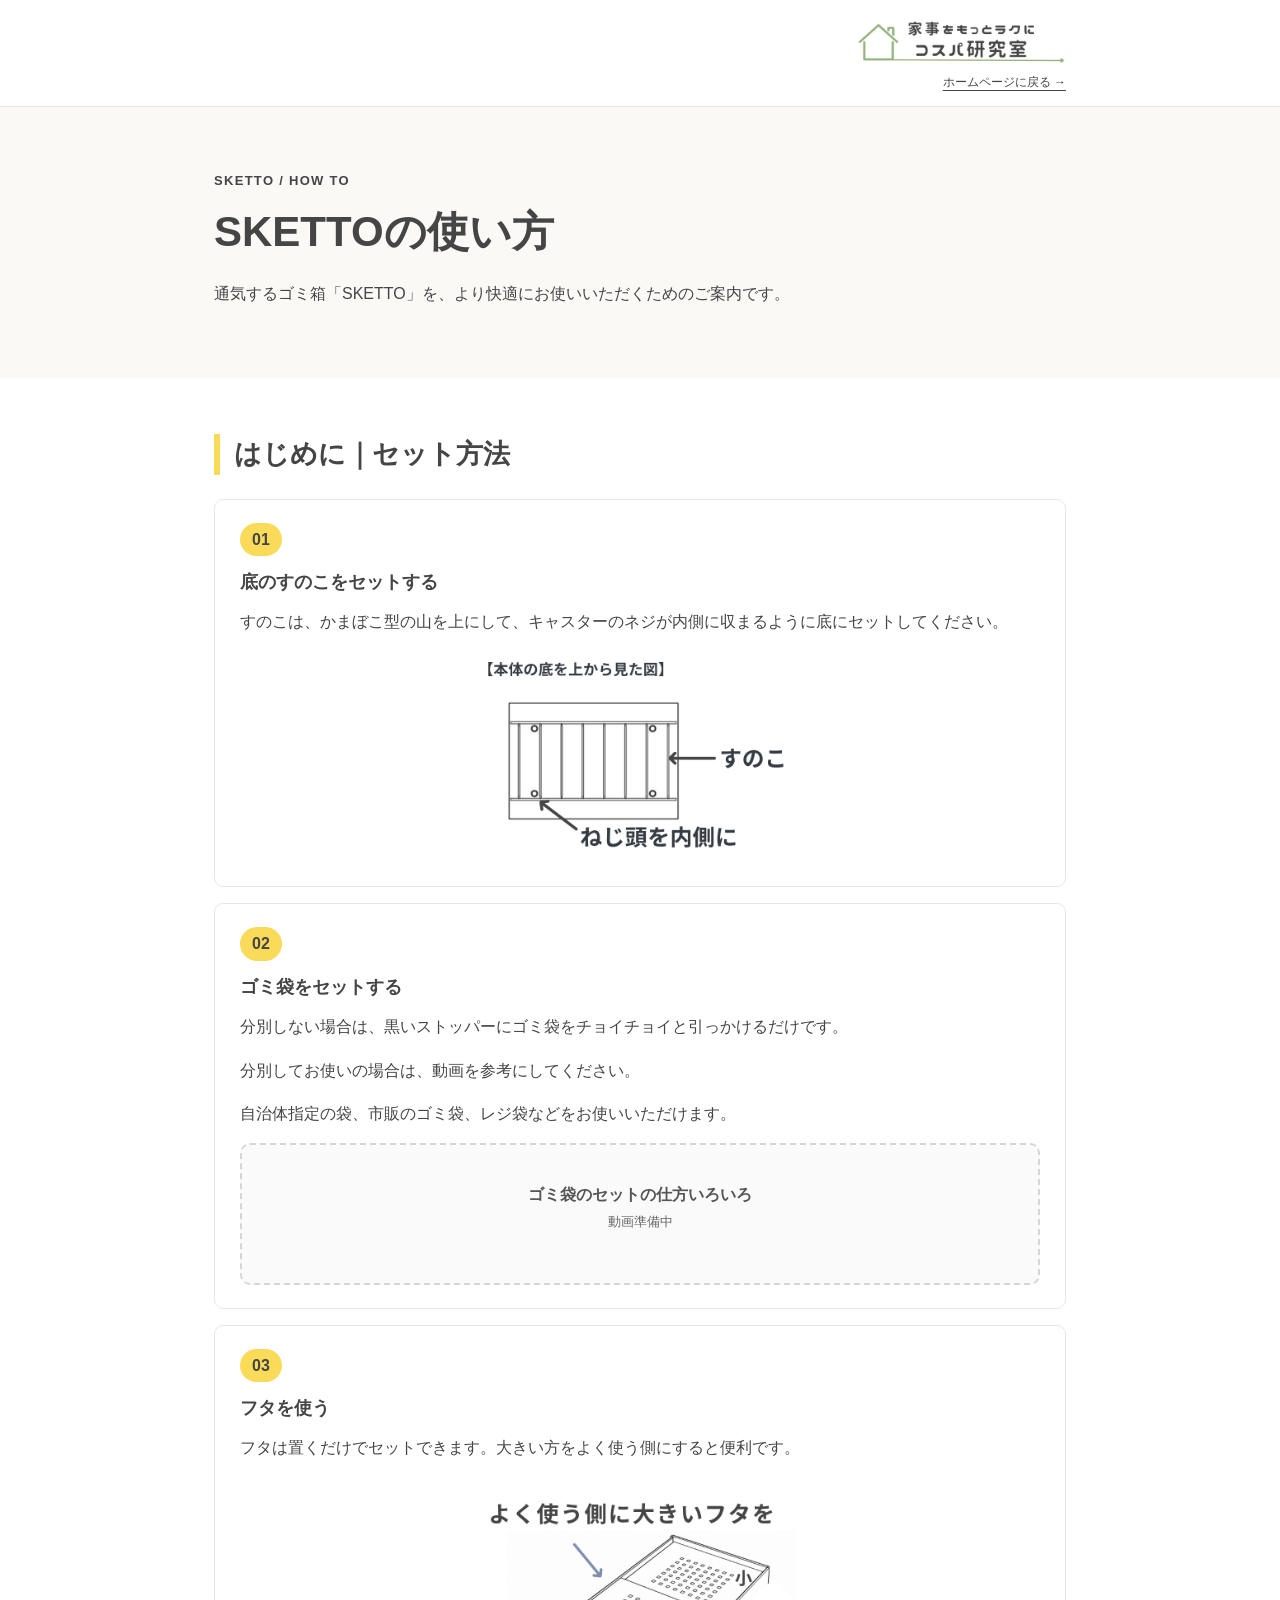
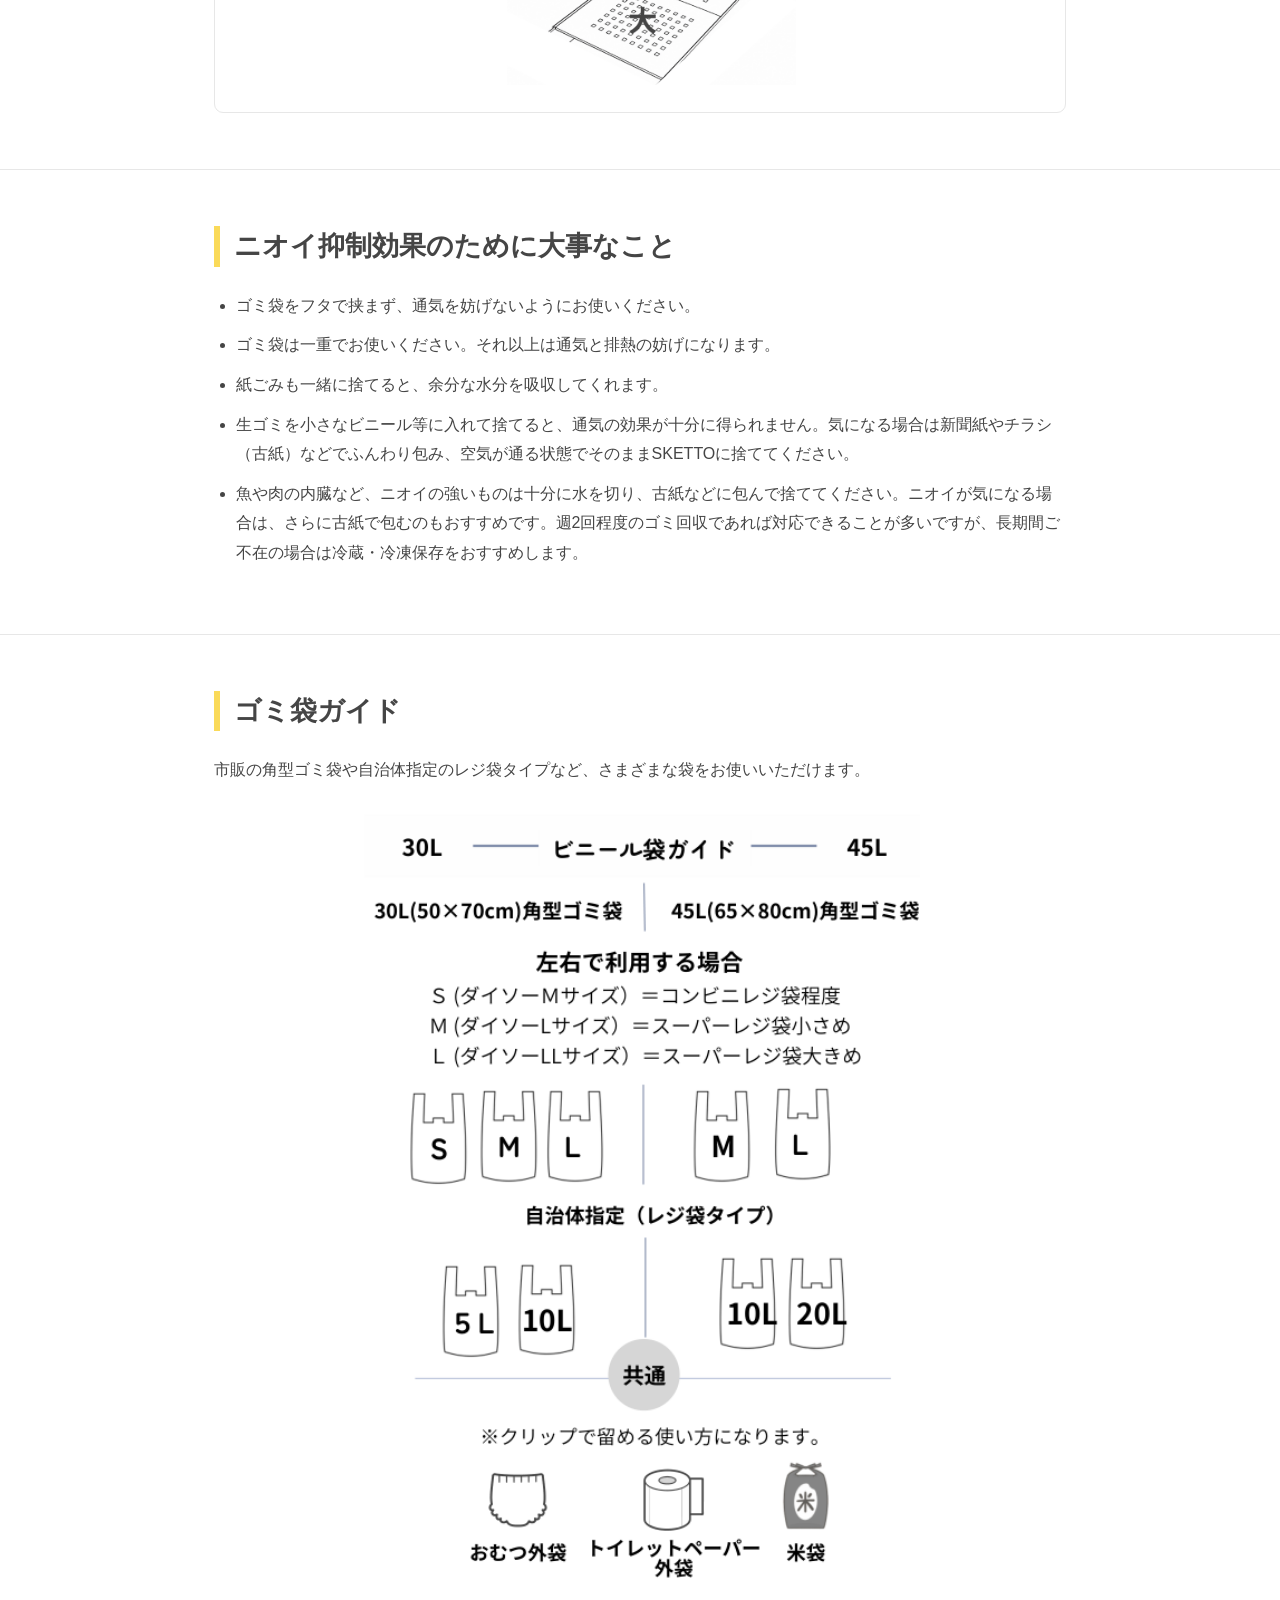
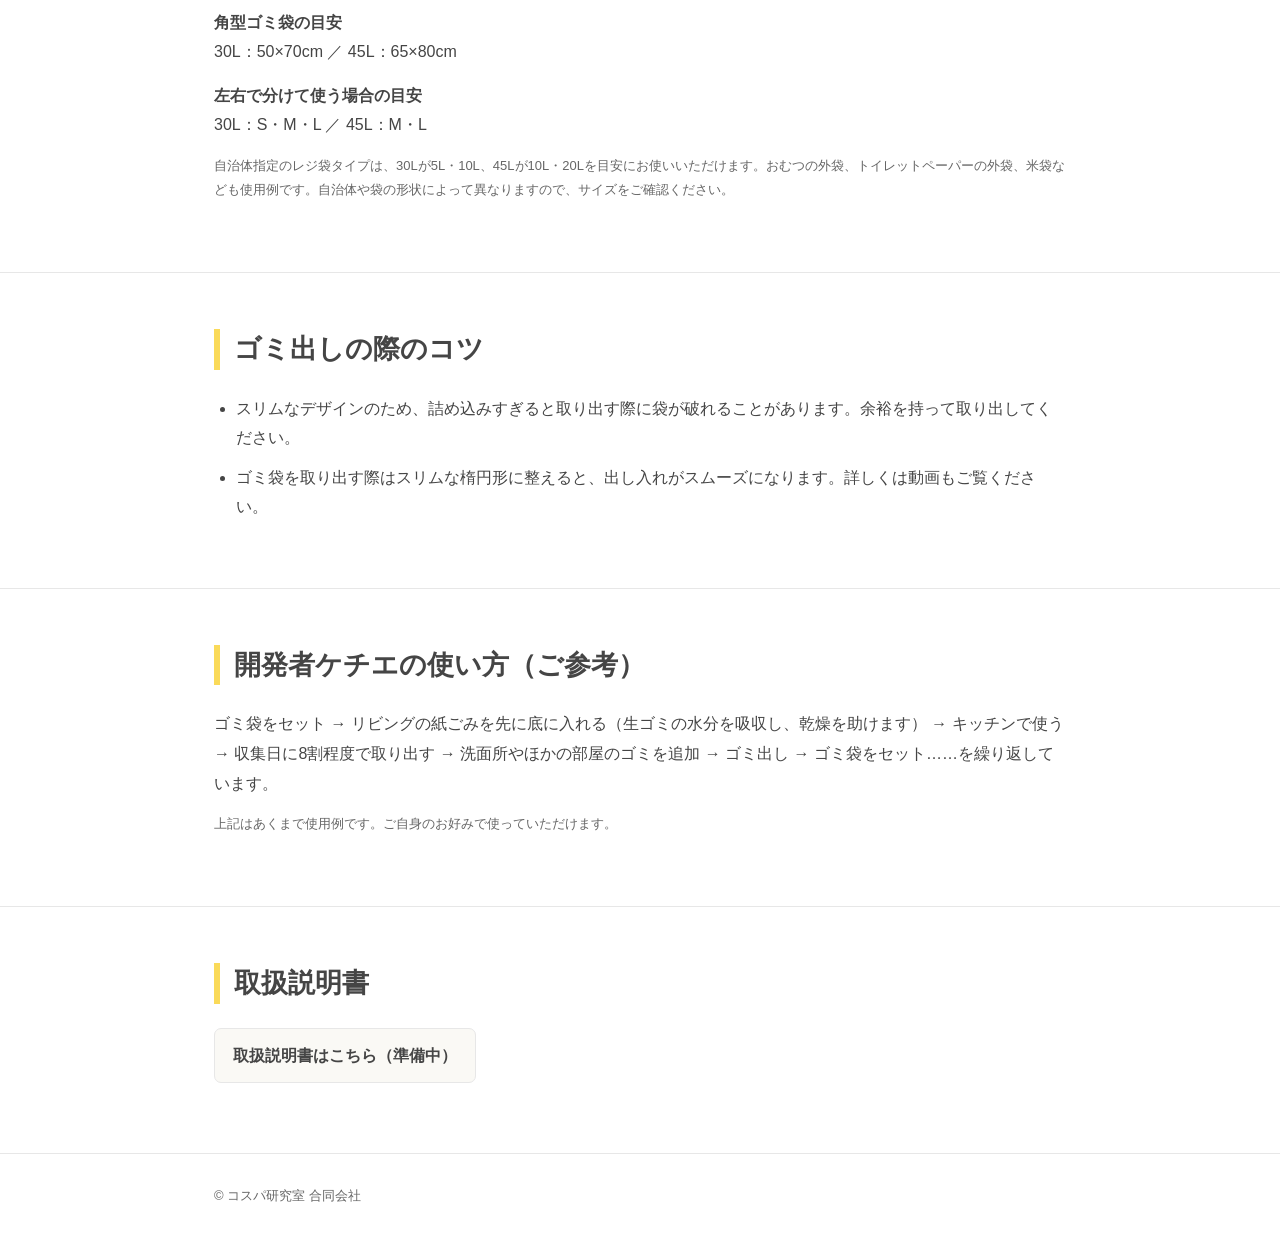
<file: sketto/howto.html>
<!doctype html>
<html lang="ja">
<head>
<meta charset="utf-8"><meta name="viewport" content="width=device-width,initial-scale=1">
<title>SKETTOの使い方 | コスパ研究室</title>
<meta name="description" content="通気するゴミ箱SKETTOのセット方法、ニオイを抑える使い方、ゴミ袋の選び方をご案内します。">
<style>
:root{--ink:#454545;--yellow:#fada59;--muted:#666;--line:#e7e7e7}
*{box-sizing:border-box}
html{scroll-behavior:smooth}
body{margin:0;color:var(--ink);font-family:'Noto Sans JP','Hiragino Kaku Gothic ProN',Meiryo,sans-serif;line-height:1.85;background:#fff}
a{color:inherit}
.wrap{max-width:900px;margin:auto;padding:0 24px}
.top{border-bottom:1px solid var(--line);padding:12px 0}
.top .wrap{display:flex;justify-content:flex-end;align-items:center}
.top-brand{display:flex;flex-direction:column;align-items:flex-end;gap:2px}
.brand-logo{display:block;width:210px;max-width:48vw;height:auto}
.back{font-size:12px;text-decoration:underline;text-underline-offset:4px}
.hero{background:#faf9f5;padding:62px 0 55px}
.eyebrow{font-size:13px;letter-spacing:.1em;font-weight:700}
h1{font-size:clamp(29px,5vw,42px);line-height:1.4;margin:10px 0 18px}
h2{font-size:clamp(21px,3.7vw,27px);line-height:1.5;margin:0 0 24px;border-left:6px solid var(--yellow);padding-left:14px}
h3{font-size:18px;margin:0 0 8px}
p{margin:0 0 14px}
ul{margin:0;padding-left:1.35em}
li{margin:0 0 10px}
.lead{max-width:680px}
.section{padding:56px 0;border-bottom:1px solid var(--line)}
.steps{display:grid;gap:16px}
.card{border:1px solid var(--line);border-radius:9px;padding:23px 25px;background:#fff}
.num{display:inline-block;background:var(--yellow);border-radius:30px;padding:2px 12px;font-weight:700;margin-bottom:10px}
.tips{display:grid;grid-template-columns:1fr 1fr;gap:15px}
.note{background:#faf9f5;padding:18px 22px;border-radius:8px}
.video{border:2px dashed #d6d6d6;background:#fafafa;text-align:center;padding:35px 20px;border-radius:10px;color:#555}
.illustration{display:block;max-width:100%;width:330px;height:auto;margin:16px auto 4px}
.bag-guide{display:block;width:100%;max-width:560px;height:auto;margin:24px auto 18px}
.small{font-size:13px;color:var(--muted)}
.manual-link{display:inline-block;padding:12px 18px;border:1px solid var(--line);border-radius:7px;background:#faf9f5;font-weight:700}
footer{padding:30px 0;font-size:13px;color:var(--muted)}
@media(max-width:600px){
 .wrap{padding:0 19px}
 .hero{padding:43px 0}
 .section{padding:40px 0}
 .tips{grid-template-columns:1fr}
 .card{padding:20px}
 .brand-logo{width:165px;max-width:52vw}
 .bag-guide{max-width:100%;margin:20px auto}
}
</style>
</head>
<body>
<header class="top"><div class="wrap"><div class="top-brand"><a href="../index.html" aria-label="コスパ研究室のホームページへ戻る"><img class="brand-logo" src="cospalab-logo.png" alt="コスパ研究室"></a><a class="back" href="../index.html">ホームページに戻る →</a></div></div></header>
<main>
<section class="hero"><div class="wrap"><div class="eyebrow">SKETTO / HOW TO</div><h1>SKETTOの使い方</h1><p class="lead">通気するゴミ箱「SKETTO」を、より快適にお使いいただくためのご案内です。</p></div></section>

<section class="section"><div class="wrap"><h2>はじめに｜セット方法</h2><div class="steps">
<div class="card"><span class="num">01</span><h3>底のすのこをセットする</h3><p>すのこは、かまぼこ型の山を上にして、キャスターのネジが内側に収まるように底にセットしてください。</p><img class="illustration" src="sunoko.png" alt="すのこの向きとネジ頭の位置を示した図"></div>
<div class="card"><span class="num">02</span><h3>ゴミ袋をセットする</h3><p>分別しない場合は、黒いストッパーにゴミ袋をチョイチョイと引っかけるだけです。</p><p>分別してお使いの場合は、動画を参考にしてください。</p><p>自治体指定の袋、市販のゴミ袋、レジ袋などをお使いいただけます。</p><div class="video"><strong>ゴミ袋のセットの仕方いろいろ</strong><p class="small">動画準備中</p></div></div>
<div class="card"><span class="num">03</span><h3>フタを使う</h3><p>フタは置くだけでセットできます。大きい方をよく使う側にすると便利です。</p><img class="illustration" src="futa.png" alt="フタの大きい側と小さい側を示した図"></div>
</div></div></section>

<section class="section"><div class="wrap"><h2>ニオイ抑制効果のために大事なこと</h2>
<ul>
<li>ゴミ袋をフタで挟まず、通気を妨げないようにお使いください。</li>
<li>ゴミ袋は一重でお使いください。それ以上は通気と排熱の妨げになります。</li>
<li>紙ごみも一緒に捨てると、余分な水分を吸収してくれます。</li>
<li>生ゴミを小さなビニール等に入れて捨てると、通気の効果が十分に得られません。気になる場合は新聞紙やチラシ（古紙）などでふんわり包み、空気が通る状態でそのままSKETTOに捨ててください。</li>
<li>魚や肉の内臓など、ニオイの強いものは十分に水を切り、古紙などに包んで捨ててください。ニオイが気になる場合は、さらに古紙で包むのもおすすめです。週2回程度のゴミ回収であれば対応できることが多いですが、長期間ご不在の場合は冷蔵・冷凍保存をおすすめします。</li>
</ul>
</div></section>

<section class="section"><div class="wrap"><h2>ゴミ袋ガイド</h2>
<p>市販の角型ゴミ袋や自治体指定のレジ袋タイプなど、さまざまな袋をお使いいただけます。</p>
<img class="bag-guide" src="bag-guide.png" alt="30L・45Lそれぞれのゴミ袋サイズと、左右で分けて使う場合の袋サイズの目安">
<p><strong>角型ゴミ袋の目安</strong><br>30L：50×70cm ／ 45L：65×80cm</p>
<p><strong>左右で分けて使う場合の目安</strong><br>30L：S・M・L ／ 45L：M・L</p>
<p class="small">自治体指定のレジ袋タイプは、30Lが5L・10L、45Lが10L・20Lを目安にお使いいただけます。おむつの外袋、トイレットペーパーの外袋、米袋なども使用例です。自治体や袋の形状によって異なりますので、サイズをご確認ください。</p>
</div></section>

<section class="section"><div class="wrap"><h2>ゴミ出しの際のコツ</h2>
<ul>
<li>スリムなデザインのため、詰め込みすぎると取り出す際に袋が破れることがあります。余裕を持って取り出してください。</li>
<li>ゴミ袋を取り出す際はスリムな楕円形に整えると、出し入れがスムーズになります。詳しくは動画もご覧ください。</li>
</ul>
</div></section>

<section class="section"><div class="wrap"><h2>開発者ケチエの使い方（ご参考）</h2>
<p>ゴミ袋をセット → リビングの紙ごみを先に底に入れる（生ゴミの水分を吸収し、乾燥を助けます） → キッチンで使う → 収集日に8割程度で取り出す → 洗面所やほかの部屋のゴミを追加 → ゴミ出し → ゴミ袋をセット……を繰り返しています。</p>
<p class="small">上記はあくまで使用例です。ご自身のお好みで使っていただけます。</p>
</div></section>

<section class="section"><div class="wrap"><h2>取扱説明書</h2><p><span class="manual-link">取扱説明書はこちら（準備中）</span></p></div></section>

</main>
<footer><div class="wrap">© コスパ研究室 合同会社</div></footer>
</body></html>
</file>
